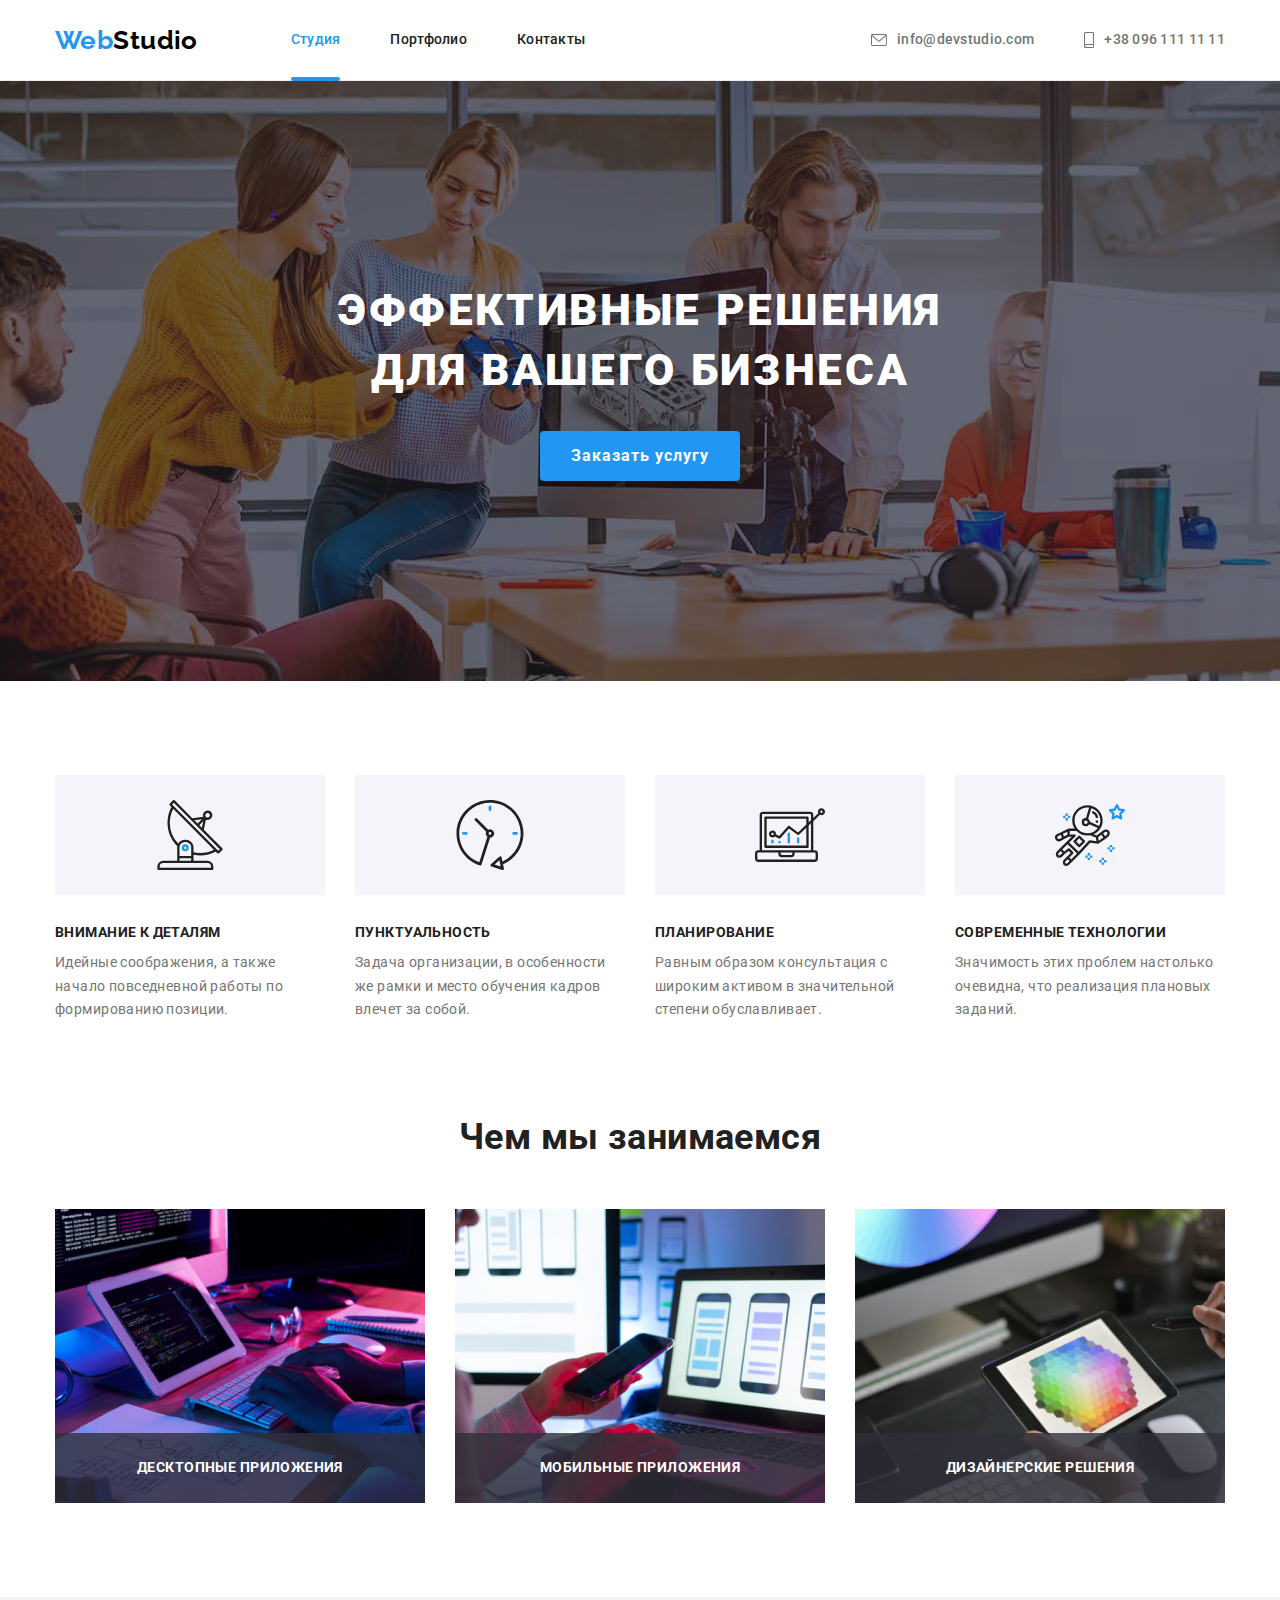
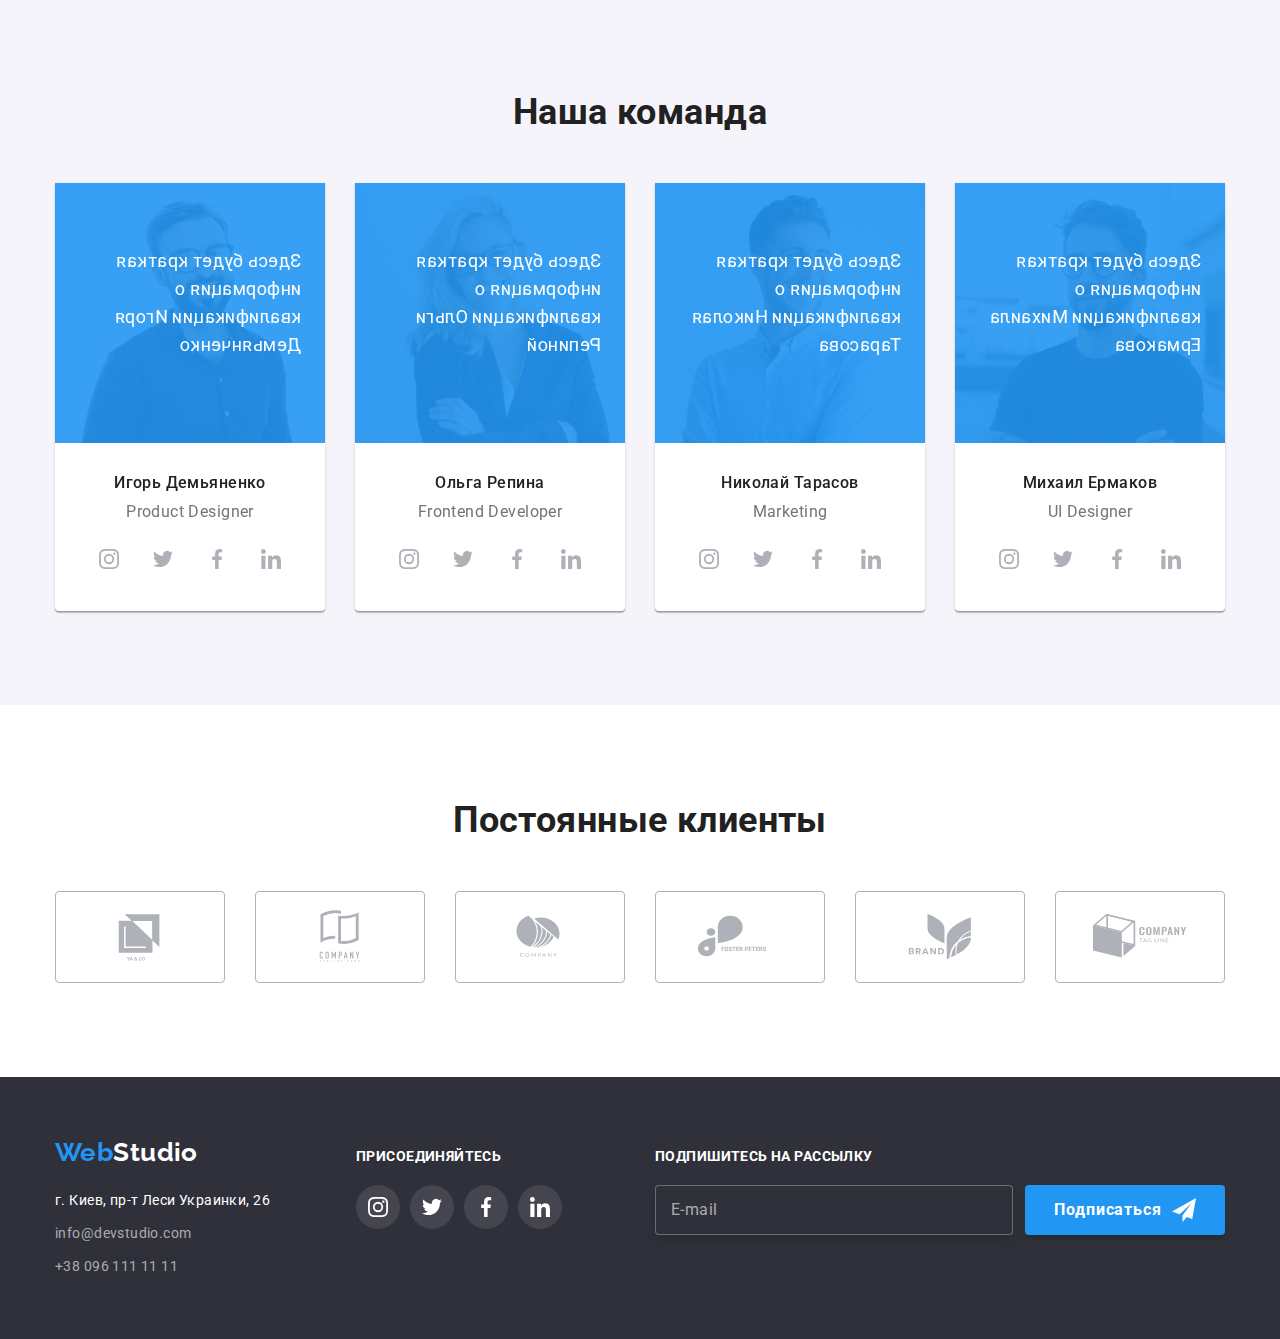
<file: index.html>
<!DOCTYPE html>
<html lang="ru">
<head>
    <meta charset="UTF-8">
    <meta http-equiv="X-UA-Compatible" content="IE=edge">
    <meta name="viewport" content="width=device-width, initial-scale=1.0">
    <title>Студия</title>
    <link rel="preconnect" href="https://fonts.googleapis.com">
    <link rel="preconnect" href="https://fonts.gstatic.com" crossorigin>
    <link href="https://fonts.googleapis.com/css2?family=Raleway:wght@700&family=Roboto:wght@400;500;700;900&display=swap"
        rel="stylesheet">
    <link rel="stylesheet" href="https://cdnjs.cloudflare.com/ajax/libs/modern-normalize/1.1.0/modern-normalize.min.css"
        integrity="sha512-wpPYUAdjBVSE4KJnH1VR1HeZfpl1ub8YT/NKx4PuQ5NmX2tKuGu6U/JRp5y+Y8XG2tV+wKQpNHVUX03MfMFn9Q=="
        crossorigin="anonymous" referrerpolicy="no-referrer">
    <link rel="stylesheet" href="./css/main.min.css">
</head>
<body class="page">
    <!-- Шапка -->   
    <header class="header">
       <div class=" container header__container">
            <nav class="navigation">
                <a href="./index.html" class="navigation__item header__logo logo">
                    <span class="logo__part">Web</span>Studio
                </a>
            
                <ul class="navigation__item navigation__tabs list">
                    <li class="navigation__tab"><a href="./index.html" class="navigation__link link navigation__link--current">Студия</a></li>
                    <li class="navigation__tab"><a href="./portfolio.html" class="navigation__link link">Портфолио</a></li>
                    <li class="navigation__tab"><a href="" class="navigation__link link">Контакты</a></li>
                </ul>
            
            </nav>
            
            <ul class="contacts list">
                <li class="contacts__item">
                    <a href="mailto:" class="contacts__link link"> 
                        <svg class="contacts__icon" width=16 height=12>
                            <use href="./images/icons.svg#icon-envelope"></use>
                        </svg>
                        info@devstudio.com
                    </a>
                </li>
                
                <li class="contacts__item">
                    <a href="tel:" class="contacts__link link">
                        <svg class="contacts__icon"  width=10 height=16>
                            <use href="./images/icons.svg#icon-smartphone"></use>
                        </svg>
                        +38 096 111 11 11
                    </a>
                </li>
            </ul>
       </div>
    </header>

    <!-- Унікальна частина -->
    <main>
        <!-- Герой -->
        <section class="hero">
            <div class="container hero__container">
                <h1 class="hero__title text">Эффективные решения<br> для вашего бизнеса</h1>
                <button type="button" class="home-button hero__home-button button" data-modal-open>Заказать услугу</button>
            </div>
        </section>
        
        <!-- Наші переваги -->
        <section class="section feature__section">
            <div class="container">
                <h2 hidden class="section__title">Наши преимущества</h2>
                
                <ul class="feature list">
                    <li class="feature__item">
                        <div class="feature__wrapper">
                            <svg class="feature__icon">
                                <use href="./images/icons.svg#icon-antenna" >  </use>
                            </svg>
                        </div>
                        <h3 class="feature__title">Внимание к деталям</h3>
                        <p class="text">
                            Идейные соображения, а также начало повседневной работы по формированию позиции.
                        </p>
                    </li>
                    <li class="feature__item">
                        <div class="feature__wrapper">
                            <svg class="feature__icon">
                                <use href="./images/icons.svg#icon-clock"> </use>
                            </svg>
                        </div>
                        <h3 class="feature__title">Пунктуальность</h3>
                        <p class="text">
                            Задача организации, в особенности же рамки и место обучения кадров влечет за собой.
                        </p>
                    </li>
                    <li class="feature__item">
                        <div class="feature__wrapper">
                            <svg class="feature__icon">
                                <use href="./images/icons.svg#icon-diagram" > </use>
                            </svg>
                        </div>
                        <h3 class="feature__title">Планирование</h3>
                        <p class="text">
                            Равным образом консультация с широким активом в значительной степени обуславливает.
                        </p>
                    </li>
                    <li class="feature__item">
                        <div class="feature__wrapper">
                            <svg class="feature__icon">
                                <use href="./images/icons.svg#icon-astronaut"> </use>
                            </svg>
                        </div>
                        <h3 class="feature__title">Современные технологии</h3>
                        <p class="text">
                            Значимость этих проблем настолько очевидна, что реализация плановых заданий.
                        </p>
                    </li>
                </ul>
            </div>
        </section>
        
        <!-- Чим ми займаємось -->
        <section class="section">
            <div class="container ">
                <h2 class="section__title">Чем мы занимаемся</h2>
                <ul class="what-we-do list">
                    <li class="what-we-do__item">
                        <img src="./images/what_we_do_1.jpg" class="image" alt="Компьютер и айпад на рабочем столе" width="370">
                        <h3 class="what-we-do__title">Десктопные приложения</h3>
                    </li>
                    <li class="what-we-do__item">
                        <img src="./images/what_we_do_2.jpg" class="image" alt="Ноутбук и телефон" width="370">
                        <h3 class="what-we-do__title">Мобильные приложения</h3>
                    </li>
                    <li class="what-we-do__item">
                        <img src="./images/what_we_do_3.jpg" class="image" alt="Планшет с цветным изображением на фоне компьютера" width="370">
                        <h3 class="what-we-do__title">Дизайнерские решения</h3>
                    </li>
                </ul>
            </div>
        </section>
        
        <!-- Наша команда -->
        <section class="section section--undertone">
            <div class="container">
                <h2 class="section__title">Наша команда</h2>
        
                <ul class="team list">
                    <li class="team__item">
                       <article class="member">
                            <div class="member__flip">
                                <img src="./images/igor_d.jpg" class="member__image image" alt="Игорь Демьяненко" width="270">
                                <p class="member__overlay text">Здесь будет краткая информация о квалификации Игоря Демьянченко</p>
                            
                            </div>
                            
                            
                            <div class="member__content">
                                <h3 class="member__title text">Игорь Демьяненко</h3>
                                <p class="member__position text">Product Designer</p>
                            
                                <ul class="social-links member__social-links list">
                                    <li class="social-links__item">
                                        <a href="#" class="social-link link link" aria-label="инстаграм">
                                            <svg class="social-link__icon">
                                                <use href="./images/icons.svg#icon-instagram"></use>
                                            </svg>
                                        </a>
                                    </li>
                                    <li class="social-links__item">
                                        <a href="#" class="social-link link" aria-label="твиттер">
                                            <svg class="social-link__icon">
                                                <use href="./images/icons.svg#icon-twitter"></use>
                                            </svg>
                                        </a>
                                    </li>
                                    <li class="social-links__item">
                                        <a href="#" class="social-link link" aria-label="фейсбук">
                                            <svg class="social-link__icon">
                                                <use href="./images/icons.svg#icon-facebook"></use>
                                            </svg>
                                        </a>
                                    </li>
                                    <li class="social-links__item">
                                        <a href="#" class="social-link link" aria-label="линкедин">
                                            <svg class="social-link__icon">
                                                <use href="./images/icons.svg#icon-linkedin"></use>
                                            </svg>
                                        </a>
                                    </li>
                                </ul>
                            
                            
                            </div>
                       </article>                  
                    </li>

                    <li class="team__item">
                        <article class="member">
                            <div class="member__flip">
                                <img src="./images/olga_r.jpg" class="member__image image" alt="Ольга Репина" width="270">
                                <p class="member__overlay text">Здесь будет краткая информация о квалификации Ольги Репиной</p>
                    
                            </div>
                    
                    
                            <div class="member__content">
                                <h3 class="member__title text">Ольга Репина</h3>
                                <p class="member__position text">Frontend Developer</p>
                    
                                <ul class="social-links member__social-links list">
                                    <li class="social-links__item">
                                        <a href="#" class="social-link link link" aria-label="инстаграм">
                                            <svg class="social-link__icon">
                                                <use href="./images/icons.svg#icon-instagram"></use>
                                            </svg>
                                        </a>
                                    </li>
                                    <li class="social-links__item">
                                        <a href="#" class="social-link link" aria-label="твиттер">
                                            <svg class="social-link__icon">
                                                <use href="./images/icons.svg#icon-twitter"></use>
                                            </svg>
                                        </a>
                                    </li>
                                    <li class="social-links__item">
                                        <a href="#" class="social-link link" aria-label="фейсбук">
                                            <svg class="social-link__icon">
                                                <use href="./images/icons.svg#icon-facebook"></use>
                                            </svg>
                                        </a>
                                    </li>
                                    <li class="social-links__item">
                                        <a href="#" class="social-link link" aria-label="линкедин">
                                            <svg class="social-link__icon">
                                                <use href="./images/icons.svg#icon-linkedin"></use>
                                            </svg>
                                        </a>
                                    </li>
                                </ul>
                    
                    
                            </div>
                        </article>
                    </li>

                    <li class="team__item">
                        <article class="member">
                            <div class="member__flip">
                                <img src="./images/nikolay_t.jpg" class="member__image image" alt="Николай Тарасов" width="270">
                                <p class="member__overlay text">Здесь будет краткая информация о квалификации Николая Тарасова</p>
                    
                            </div>
                    
                    
                            <div class="member__content">
                                <h3 class="member__title text">Николай Тарасов</h3>
                                <p class="member__position text">Marketing</p>
                    
                                <ul class="social-links member__social-links list">
                                    <li class="social-links__item">
                                        <a href="#" class="social-link link link" aria-label="инстаграм">
                                            <svg class="social-link__icon">
                                                <use href="./images/icons.svg#icon-instagram"></use>
                                            </svg>
                                        </a>
                                    </li>
                                    <li class="social-links__item">
                                        <a href="#" class="social-link link" aria-label="твиттер">
                                            <svg class="social-link__icon">
                                                <use href="./images/icons.svg#icon-twitter"></use>
                                            </svg>
                                        </a>
                                    </li>
                                    <li class="social-links__item">
                                        <a href="#" class="social-link link" aria-label="фейсбук">
                                            <svg class="social-link__icon">
                                                <use href="./images/icons.svg#icon-facebook"></use>
                                            </svg>
                                        </a>
                                    </li>
                                    <li class="social-links__item">
                                        <a href="#" class="social-link link" aria-label="линкедин">
                                            <svg class="social-link__icon">
                                                <use href="./images/icons.svg#icon-linkedin"></use>
                                            </svg>
                                        </a>
                                    </li>
                                </ul>
                    
                    
                            </div>
                        </article>
                    </li>                   

                    <li class="team__item">
                        <article class="member">
                            <div class="member__flip">
                                <img src="./images/mihail_ye.jpg" class="member__image image" alt="Михаил Ермаков" width="270">
                                <p class="member__overlay text">Здесь будет краткая информация о квалификации Михаила Ермакова</p>
                    
                            </div>
                    
                    
                            <div class="member__content">
                                <h3 class="member__title text">Михаил Ермаков</h3>
                                <p class="member__position text">UI Designer</p>
                    
                                <ul class="social-links member__social-links list">
                                    <li class="social-links__item">
                                        <a href="#" class="social-link link link" aria-label="инстаграм">
                                            <svg class="social-link__icon">
                                                <use href="./images/icons.svg#icon-instagram"></use>
                                            </svg>
                                        </a>
                                    </li>
                                    <li class="social-links__item">
                                        <a href="#" class="social-link link" aria-label="твиттер">
                                            <svg class="social-link__icon">
                                                <use href="./images/icons.svg#icon-twitter"></use>
                                            </svg>
                                        </a>
                                    </li>
                                    <li class="social-links__item">
                                        <a href="#" class="social-link link" aria-label="фейсбук">
                                            <svg class="social-link__icon">
                                                <use href="./images/icons.svg#icon-facebook"></use>
                                            </svg>
                                        </a>
                                    </li>
                                    <li class="social-links__item">
                                        <a href="#" class="social-link link" aria-label="линкедин">
                                            <svg class="social-link__icon">
                                                <use href="./images/icons.svg#icon-linkedin"></use>
                                            </svg>
                                        </a>
                                    </li>
                                </ul>
                    
                    
                            </div>
                        </article>
                    </li>

                    
                </ul>
            </div>
        </section>

        <!-- Постійні клієнти -->
        <section class="section ">
            <div class="container">
                <h2 class="section__title">Постоянные клиенты</h2>

                <ul class="clients list">
                    <li class="clients__item">
                        <a href="" class="clients__box link"  aria-label="компания один">
                            <svg class="clients__icon">
                                <use href="./images/icons.svg#icon-logo1"></use>
                            </svg>
                        </a>
                    </li>
                
                    <li class="clients__item">
                        <a href="" class="clients__box link" aria-label="компания два">
                            <svg class="clients__icon">
                                <use href="./images/icons.svg#icon-logo2"></use>
                            </svg>
                        </a>
                    </li>
               
                    <li class="clients__item">
                        <a href="" class="clients__box link" aria-label="компания три">
                            <svg class="clients__icon">
                                <use href="./images/icons.svg#icon-logo3"></use>
                            </svg>
                        </a>
                    </li>
               
                    <li class="clients__item">
                        <a href="" class="clients__box link" aria-label="компания четыре">
                            <svg class="clients__icon">
                                <use href="./images/icons.svg#icon-logo4"></use>
                            </svg>
                        </a>
                    </li>
                
                    <li class="clients__item">
                        <a href="" class="clients__box link" aria-label="компания пять">
                            <svg class="clients__icon">
                                <use href="./images/icons.svg#icon-logo5"></use>
                            </svg>
                        </a>
                    </li>
               
                    <li class="clients__item">
                        <a href="" class="clients__box link" aria-label="компания шесть">
                            <svg class="clients__icon">
                                <use href="./images/icons.svg#icon-logo6"></use>
                            </svg>
                        </a>
                    </li>
                </ul>
            </div>
        </section>

    </main>

    <!-- Підвал -->
    <footer class="footer">
       <div class="container footer__container">
            <div class="footer__address">
                <a href="./" class="footer__logo logo">
                    <span class="logo__part">Web</span>Studio
                </a>
                <address class="address">
                    г. Киев, пр-т Леси Украинки, 26
                
                    <ul class="address__list list">
                        <li class="address__item"><a href="mailto:" class="address__linc link">info@devstudio.com</a></li>
                        <li class="address__item"><a href="tel:" class="address__linc link">+38 096 111 11 11</a></li>
                    </ul>
                </address>
            </div>

            <div class="footer__social-links">
                <b class="footer__title text">присоединяйтесь</b>
            
                <ul class="social-links list">
                    <li class="social-links__item">
                        <a href="#" class="social-link footer__social-link link link" aria-label="инстаграм">
                            <svg class="social-link__icon">
                                <use href="./images/icons.svg#icon-instagram"></use>
                            </svg>
                        </a>
                    </li>
                    <li class="social-links__item">
                        <a href="#" class="social-link footer__social-link link" aria-label="твиттер">
                            <svg class="social-link__icon">
                                <use href="./images/icons.svg#icon-twitter"></use>
                            </svg>
                        </a>
                    </li>
                    <li class="social-links__item">
                        <a href="#" class="social-link footer__social-link link" aria-label="фейсбук">
                            <svg class="social-link__icon">
                                <use href="./images/icons.svg#icon-facebook"></use>
                            </svg>
                        </a>
                    </li>
                    <li class="social-links__item">
                        <a href="#" class="social-link footer__social-link link" aria-label="линкедин">
                            <svg class="social-link__icon">
                                <use href="./images/icons.svg#icon-linkedin"></use>
                            </svg>
                        </a>
                    </li>
                </ul>
            </div>
            
            <div class="footer__subscribe">
                <b class="footer__title text">Подпишитесь на рассылку</b>
                <form action="#" class="subscribe">
                    <label class="subscribe__box">
                        <input type="text" class="subscribe__input" name="mail" placeholder="&nbsp;" required>
                        <span class="subscribe__name">E-mail</span>
                    </label>
                    
                    <button type="submit" class="home-button button">
                        Подписаться
                        <svg class="home-button__icon home-button__icon--end">
                            <use href="./images/icons.svg#icon-send"></use>
                        </svg>                        
                    </button>
                </form>
            </div>
       </div>      
    </footer>

    <div class="backdrop is-hidden" data-modal >
        <div class="modal">
            <button type="button" class="close-button modal__close-button button" data-modal-close>
                <svg class="close-button__icon">
                    <use href="./images/icons.svg#icon-close-black-18dp"></use>
                </svg>
            </button>
            
            <form action="#" class="form" autocomplete="off">
                <b class="form__title">Оставьте свои данные, мы вам перезвоним</b>
                <label  class="form-box">
                    <span class="form-box__name">Имя</span> 
                    <input type="text" class="form-box__input" name="name" required>
                    <svg class="form-box__icon">
                        <use href="./images/icons.svg#icon-person"></use>
                    </svg>
                </label>
                <label  class="form-box">
                    <span class="form-box__name">Телефон</span>
                    <input type="text" class="form-box__input" name="tel" pattern="[0-9]{10}" title="0380505050" required>
                    <svg class="form-box__icon">
                        <use href="./images/icons.svg#icon-phone"></use>
                    </svg>
                </label>
                <label  class="form-box" >
                    <span class="form-box__name">Почта</span>
                    <input type="text" class="form-box__input"  name="mail" required>
                    <svg class="form-box__icon">
                        <use href="./images/icons.svg#icon-email"></use>
                    </svg>
                </label>
                <label  class="form-box">
                    <span class="form-box__name">Комментарий</span>
                    <textarea name="message" class="form-box__input form-box__message" id="#" placeholder="Введите текст" ></textarea>
                    
                </label>
                <label  class="form-policy">
                    <input type="checkbox" class="form-policy__checkbox">
                    <svg class="form-policy__icon">
                        <use href="images/icons.svg#icon-check"></use>
                    </svg>
                    Соглашаюсь с рассылкой и принимаю &nbsp; <a class="form-policy__link link" href="#">Условия договора</a>
                </label>
                <button type="submit" class="home-button modal__home-button button" >Отправить</button>

            </form>
        </div>
    </div>

   <script src="./js/modal.js"></script>
    <script>
        const { height: pageHeaderHeight } = document
            .querySelector(".header")
            .getBoundingClientRect();

        document.body.style.paddingTop = `${pageHeaderHeight}px`;
    </script>

</body>
</html>
</file>
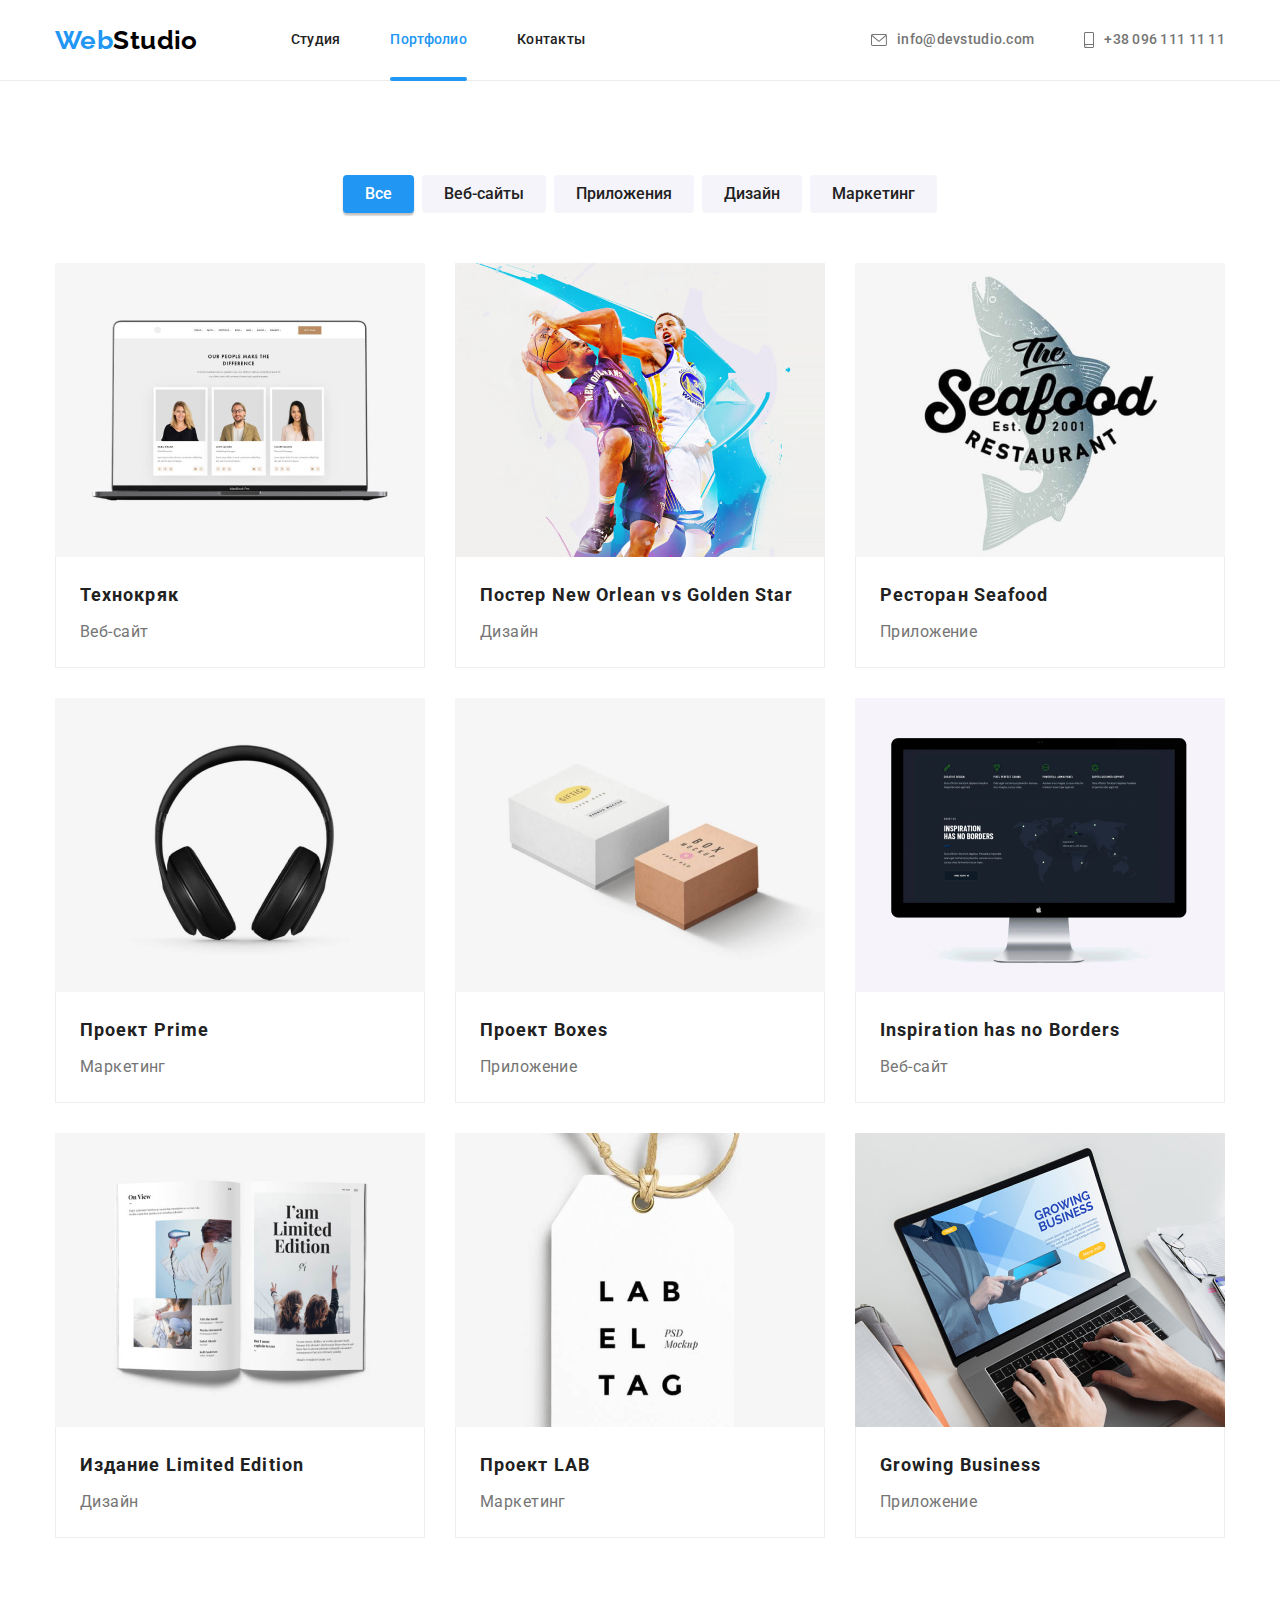
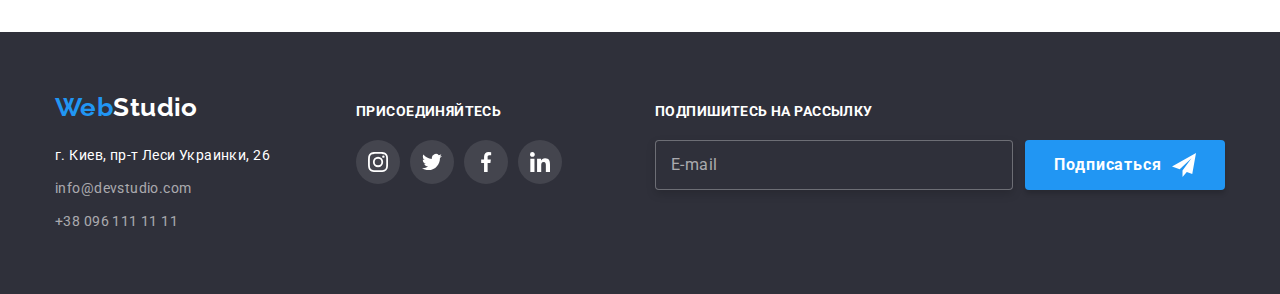
<file: portfolio.html>
<!DOCTYPE html>
<html lang="ru">
<head>
    <meta charset="UTF-8">
    <meta http-equiv="X-UA-Compatible" content="IE=edge">
    <meta name="viewport" content="width=device-width, initial-scale=1.0">
    <title>Портфолио</title>
    <link rel="preconnect" href="https://fonts.googleapis.com">
    <link rel="preconnect" href="https://fonts.gstatic.com" crossorigin>
    <link href="https://fonts.googleapis.com/css2?family=Raleway:wght@700&family=Roboto:wght@400;500;700;900&display=swap"
        rel="stylesheet">
    <link rel="stylesheet" href="https://cdnjs.cloudflare.com/ajax/libs/modern-normalize/1.1.0/modern-normalize.min.css"
        integrity="sha512-wpPYUAdjBVSE4KJnH1VR1HeZfpl1ub8YT/NKx4PuQ5NmX2tKuGu6U/JRp5y+Y8XG2tV+wKQpNHVUX03MfMFn9Q=="
        crossorigin="anonymous" referrerpolicy="no-referrer">
    <link rel="stylesheet" href="./css/main.min.css">
</head>

<body class="page">
    
    <!-- Шапка -->
    <header class="header">
        <div class=" container header__container">
            <nav class="navigation">
                <a href="./index.html" class="navigation__item header__logo logo">
                    <span class="logo__part">Web</span>Studio
                </a>
    
                <ul class="navigation__item navigation__tabs list">
                    <li class="navigation__tab"><a href="./index.html"
                            class="navigation__link link">Студия</a></li>
                    <li class="navigation__tab"><a href="./portfolio.html" class="navigation__link link navigation__link--current">Портфолио</a></li>
                    <li class="navigation__tab"><a href="" class="navigation__link link">Контакты</a></li>
                </ul>
    
            </nav>
    
            <ul class="contacts list">
                <li class="contacts__item">
                    <a href="mailto:" class="contacts__link link">
                        <svg class="contacts__icon" width=16 height=12>
                            <use href="./images/icons.svg#icon-envelope"></use>
                        </svg>
                        info@devstudio.com
                    </a>
                </li>
    
                <li class="contacts__item">
                    <a href="tel:" class="contacts__link link">
                        <svg class="contacts__icon" width=10 height=16>
                            <use href="./images/icons.svg#icon-smartphone"></use>
                        </svg>
                        +38 096 111 11 11
                    </a>
                </li>
            </ul>
        </div>
    </header>

    <main>
        <section class="section">
            <!-- Фільтр -->
            <div class="filter__container container">
                <ul class="filter list">
                    <li class="filter__item"><button type="button" class="filter-button button filter-button--current">Все</button></li>
                    <li class="filter__item"><button type="button" class="filter-button button">Веб-сайты</button></li>
                    <li class="filter__item"><button type="button" class="filter-button button">Приложения</button></li>
                    <li class="filter__item"><button type="button" class="filter-button button">Дизайн</button></li>
                    <li class="filter__item"><button type="button" class="filter-button button">Маркетинг</button></li>
                </ul>
            </div>
            <!-- Наші проекти -->
            <div class="projects__container container">
                <h1 hidden class="section__title ">Наши проекты</h1>

                <ul class="projects list">
                    <li class="projects__item">
                        <article class="project">
                            <a href="#" class="project__card link">
                                <div class="project__image-box">
                                    <img src="./images/technocrack.jpg" class="image"
                                        alt="макбукпро с изображением карточек трех людей" width="370">
                                    <p class="project__overlay text">Технокряк это современная площадка распространения коронавируса. Компании
                                        используют эту платформу для цифрового
                                        шпионажа и атак на защищённые сервера конкурентов.
                                    </p>
                                </div>
                                <div class="project__content text">
                                    <h2 class="project__title text">Технокряк</h2>
                                    <p class="project__type text">Веб-сайт</p>
                                </div>
                            </a>
                        </article>
                    </li>

                    <li class="projects__item">
                        <article class="project">
                            <a href="#" class="project__card link">
                                <div class="project__image-box">
                                    <img src="./images/new-orlean-vs-golden-star.jpg" class="project-card-image image"
                                        alt="баскетболист в прыжке пытается забрать мячь у другого баскетболиста" width="370">
                                    <p class="project__overlay text">Lorem ipsum dolor sit amet consectetur adipisicing elit. Placeat aliquid odio doloribus modi et nisi, nihil magnam
                                    labore amet eius vero, vel assumenda, saepe quibusdam possimus dignissimos impedit iste commodi.
                                    </p>
                                </div>
                                <div class="project__content text">
                                    <h2 class="project__title text">Постер New Orlean vs Golden Star</h2>
                                    <p class="project__type text">Дизайн</p>
                                </div>
                            </a>
                        </article>
                    </li>

                    <li class="projects__item">
                        <article class="project">
                            <a href="#" class="project__card link">
                                <div class="project__image-box">
                                    <img src="./images/seafood.jpg" class="project-card-image image"
                                        alt="логотип магазина сифуд на фоне выпрыгнувше из воды форели" width="370">
                                    <p class="project__overlay text">Lorem ipsum dolor sit amet consectetur adipisicing elit. Placeat aliquid
                                        odio doloribus modi et nisi, nihil magnam
                                        labore amet eius vero, vel assumenda, saepe quibusdam possimus dignissimos impedit iste commodi.
                                    </p>
                                </div>
                                <div class="project__content">
                                    <h2 class="project__title text">Ресторан Seafood</h2>
                                    <p class="project__type text">Приложение</p>
                                </div>
                            </a>
                        </article>
                    </li>                    

                    <li class="projects__item">
                        <article class="project">
                            <a href="#" class="project__card link">
                                <div class="project__image-box">
                                    <img src="./images/prime.jpg" class="project-card-image image" alt="черные блютузнаушники" width="370">
                                    <p class="project__overlay text">Lorem ipsum dolor sit amet consectetur adipisicing elit. Placeat aliquid
                                        odio doloribus modi et nisi, nihil magnam
                                        labore amet eius vero, vel assumenda, saepe quibusdam possimus dignissimos impedit iste commodi.
                                    </p>
                                </div>
                                <div class="project__content">
                                    <h2 class="project__title text">Проект Prime</h2>
                                    <p class="project__type text">Маркетинг</p>
                                </div>
                            </a>
                        </article>
                    </li>                   

                    <li class="projects__item">
                        <article class="project">
                            <a href="#" class="project__card link">
                                <div class="project__image-box">
                                    <img src="./images/boxes.jpg" class="project-card-image image"
                                        alt="две коробки белая и коричневая в изометрической проекции" width="370">
                                    <p class="project__overlay text">Lorem ipsum dolor sit amet consectetur adipisicing elit. Placeat aliquid
                                        odio doloribus modi et nisi, nihil magnam
                                        labore amet eius vero, vel assumenda, saepe quibusdam possimus dignissimos impedit iste commodi.
                                    </p>
                                </div>
                                <div class="project__content">
                                    <h2 class="project__title text">Проект Boxes</h2>
                                    <p class="project__type text">Приложение</p>
                                </div>
                            </a>
                        </article>
                    </li>

                    <li class="projects__item">
                        <article class="project">
                            <a href="#" class="project__card link">
                                <div class="project__image-box">
                                    <img src="./images/inspiration-has-no-borders.jpg" class="project-card-image image"
                                        alt="черный монитор с изображением страницы сайта" width="370">
                                    <p class="project__overlay text">Lorem ipsum dolor sit amet consectetur adipisicing elit. Placeat aliquid
                                        odio doloribus modi et nisi, nihil magnam
                                        labore amet eius vero, vel assumenda, saepe quibusdam possimus dignissimos impedit iste commodi.
                                    </p>
                                </div>
                                <div class="project__content">
                                    <h2 class="project__title text">Inspiration has no Borders</h2>
                                    <p class="project__type text">Веб-сайт</p>
                                </div>
                            </a>
                        </article>
                    </li>                   

                    <li class="projects__item">
                        <article class="project">
                            <a href="#" class="project__card link">
                                <div class="project__image-box">
                                    <img src="./images/limited-edition.jpg" class="project-card-image image" alt="разворот книги" width="370">
                                    <p class="project__overlay text">Lorem ipsum dolor sit amet consectetur adipisicing elit. Placeat aliquid
                                        odio doloribus modi et nisi, nihil magnam
                                        labore amet eius vero, vel assumenda, saepe quibusdam possimus dignissimos impedit iste commodi.
                                    </p>
                                </div>
                                <div class="project__content">
                                    <h2 class="project__title text">Издание Limited Edition</h2>
                                    <p class="project__type text">Дизайн</p>
                                </div>
                            </a>
                        </article>
                    </li>                    

                    <li class="projects__item">
                        <article class="project">
                            <a href="#" class="project__card link">
                                <div class="project__image-box">
                                    <img src="./images/lab.jpg" class="project-card-image image" alt="белая бирка с надписью лаб ел таг" width="370">
                                    <p class="project__overlay text">Lorem ipsum dolor sit amet consectetur adipisicing elit. Placeat aliquid
                                        odio doloribus modi et nisi, nihil magnam
                                        labore amet eius vero, vel assumenda, saepe quibusdam possimus dignissimos impedit iste commodi.
                                    </p>
                                </div>
                                <div class="project__content">
                                    <h2 class="project__title text">Проект LAB</h2>
                                    <p class="project__type text">Маркетинг</p>
                                </div>
                            </a>
                        </article>
                    </li>
                    
                    <li class="projects__item">
                        <article class="project">
                            <a href="#" class="project__card link">
                                <div class="project__image-box">
                                    <img src="./images/growing-business.jpg" class="project-card-image image" alt="мужские руки печатающие на ноутбуке"
                                        width="370">
                                    <p class="project__overlay text">Lorem ipsum dolor sit amet consectetur adipisicing elit. Placeat aliquid
                                        odio doloribus modi et nisi, nihil magnam
                                        labore amet eius vero, vel assumenda, saepe quibusdam possimus dignissimos impedit iste commodi.
                                    </p>
                                </div>
                                <div class="project__content">
                                    <h2 class="project__title text">Growing Business</h2>
                                    <p class="project__type text">Приложение</p>
                                </div>
                            </a>
                        </article>
                    </li>

                   
                </ul>
            </div>
        </section>
    </main>
   
    <!-- Підвал -->
    <footer class="footer">
        <div class="container footer__container">
            <div class="footer__address">
                <a href="./" class="footer__logo logo">
                    <span class="logo__part">Web</span>Studio
                </a>
                <address class="address">
                    г. Киев, пр-т Леси Украинки, 26
    
                    <ul class="address__list list">
                        <li class="address__item"><a href="mailto:" class="address__linc link">info@devstudio.com</a></li>
                        <li class="address__item"><a href="tel:" class="address__linc link">+38 096 111 11 11</a></li>
                    </ul>
                </address>
            </div>
    
            <div class="footer__social-links">
                <b class="footer__title text">присоединяйтесь</b>
    
                <ul class="social-links list">
                    <li class="social-links__item">
                        <a href="#" class="social-link footer__social-link link link" aria-label="инстаграм">
                            <svg class="social-link__icon">
                                <use href="./images/icons.svg#icon-instagram"></use>
                            </svg>
                        </a>
                    </li>
                    <li class="social-links__item">
                        <a href="#" class="social-link footer__social-link link" aria-label="твиттер">
                            <svg class="social-link__icon">
                                <use href="./images/icons.svg#icon-twitter"></use>
                            </svg>
                        </a>
                    </li>
                    <li class="social-links__item">
                        <a href="#" class="social-link footer__social-link link" aria-label="фейсбук">
                            <svg class="social-link__icon">
                                <use href="./images/icons.svg#icon-facebook"></use>
                            </svg>
                        </a>
                    </li>
                    <li class="social-links__item">
                        <a href="#" class="social-link footer__social-link link" aria-label="линкедин">
                            <svg class="social-link__icon">
                                <use href="./images/icons.svg#icon-linkedin"></use>
                            </svg>
                        </a>
                    </li>
                </ul>
            </div>
    
            <div class="footer__subscribe">
                <b class="footer__title text">Подпишитесь на рассылку</b>
                <form action="#" class="subscribe">
                    <label class="subscribe__box">
                        <input type="text" class="subscribe__input" name="mail" placeholder="&nbsp;" required>
                        <span class="subscribe__name">E-mail</span>
                    </label>
    
                    <button type="submit" class="home-button button">
                        Подписаться
                        <svg class="home-button__icon home-button__icon--end">
                            <use href="./images/icons.svg#icon-send"></use>
                        </svg>
                    </button>
                </form>
            </div>
        </div>
    </footer>

    <script src="./js/modal.js"></script>
    <script>
        const { height: pageHeaderHeight } = document
            .querySelector(".header")
            .getBoundingClientRect();

        document.body.style.paddingTop = `${pageHeaderHeight}px`;
    </script>
    
</body>
</html>
</file>
<file: css/main.min.css>
:root{--primari-text-color: #757575;--tittle-text-color: #212121;--acsent-color: #2196f3;--acsent-color-transparent: rgba(33, 150, 243, 0.9);--second-acsent-color: #ffffff;--second-acsent-color-transparent: rgba(255, 255, 255, 0.6);--primary-bg-color: #ffffff;--second-bg-color: #f5f4fa;--third-bg-color: #2f303a;--linc-fill-color: #afb1b8;--primary-font: "Roboto", sans-serif;--secondary-font: "Raleway", sans-serif;--shift: 250ms cubic-bezier(0.4, 0, 0.2, 1)}/*! modern-normalize v1.1.0 | MIT License | https://github.com/sindresorhus/modern-normalize */*,::before,::after{-webkit-box-sizing:border-box;box-sizing:border-box}html{line-height:1.15;-webkit-text-size-adjust:100%;-moz-tab-size:4;-o-tab-size:4;tab-size:4}body{margin:0;font-family:system-ui,-apple-system,"Segoe UI",Roboto,Helvetica,Arial,sans-serif,"Apple Color Emoji","Segoe UI Emoji"}hr{height:0;color:inherit}abbr[title]{-webkit-text-decoration:underline dotted;text-decoration:underline dotted}b,strong{font-weight:bolder}code,kbd,samp,pre{font-family:ui-monospace,SFMono-Regular,Consolas,"Liberation Mono",Menlo,monospace;font-size:1em}small{font-size:80%}sub,sup{font-size:75%;line-height:0;position:relative;vertical-align:baseline}sub{bottom:-0.25em}sup{top:-0.5em}table{text-indent:0;border-color:inherit}button,input,optgroup,select,textarea{font-family:inherit;font-size:100%;line-height:1.15;margin:0}button,select{text-transform:none}button,[type=button],[type=reset],[type=submit]{-webkit-appearance:button}::-moz-focus-inner{border-style:none;padding:0}:-moz-focusring{outline:1px dotted ButtonText}:-moz-ui-invalid{box-shadow:none}legend{padding:0}progress{vertical-align:baseline}::-webkit-inner-spin-button,::-webkit-outer-spin-button{height:auto}[type=search]{-webkit-appearance:textfield;outline-offset:-2px}::-webkit-search-decoration{-webkit-appearance:none}::-webkit-file-upload-button{-webkit-appearance:button;font:inherit}summary{display:list-item}.list{list-style:none;margin:0;padding:0}.text{margin:0}.image{display:block}.link,.logo,.address{color:inherit;text-decoration:none;font-style:inherit;-webkit-transition:250ms color cubic-bezier(0.4, 0, 0.2, 1);-o-transition:250ms color cubic-bezier(0.4, 0, 0.2, 1);transition:250ms color cubic-bezier(0.4, 0, 0.2, 1)}.button{display:-webkit-box;display:-ms-flexbox;display:flex;-webkit-box-pack:center;-ms-flex-pack:center;justify-content:center;-webkit-box-align:center;-ms-flex-align:center;align-items:center;border:none;border-radius:4px;cursor:pointer}.page{font-family:var(--primary-font);font-weight:400;font-size:14px;line-height:1.71;letter-spacing:.03em;color:var(--primari-text-color);background-color:var(--primary-bg-color)}.container{width:1200px;margin:0 auto;padding-left:15px;padding-right:15px}.section{padding-top:94px;padding-bottom:94px}.section__title{margin-top:0;margin-bottom:50px;font-weight:700;font-size:36px;line-height:1.17;color:var(--tittle-text-color);text-align:center}.section--undertone{background-color:var(--second-bg-color)}.logo{font-family:var(--secondary-font);font-weight:700;font-size:26px;line-height:1.19}.logo__part,.logo:hover{color:var(--acsent-color)}.home-button{width:200px;height:50px;-webkit-box-shadow:0px 4px 4px rgba(0,0,0,.15);box-shadow:0px 4px 4px rgba(0,0,0,.15);font-family:inherit;font-weight:700;font-size:16px;line-height:1.87;color:var(--second-acsent-color);letter-spacing:.06em;background-color:var(--acsent-color);-webkit-transition:background-color var(--shift);-o-transition:background-color var(--shift);transition:background-color var(--shift)}.home-button:hover,.home-button:focus{background-color:#188ce8}.home-button__icon{width:24px;height:24px;fill:var(--second-acsent-color)}.home-button__icon--end{margin-left:10px}.social-links{display:-webkit-box;display:-ms-flexbox;display:flex;-webkit-box-pack:center;-ms-flex-pack:center;justify-content:center}.social-links__item{width:44px;height:44px}.social-links__item:not(:last-child){margin-right:10px}.social-link{display:-webkit-box;display:-ms-flexbox;display:flex;-webkit-box-pack:center;-ms-flex-pack:center;justify-content:center;-webkit-box-align:center;-ms-flex-align:center;align-items:center;width:100%;height:100%;border-radius:50%;fill:var(--linc-fill-color);-webkit-transition:background-color var(--shift),fill var(--shift);-o-transition:background-color var(--shift),fill var(--shift);transition:background-color var(--shift),fill var(--shift)}.social-link:hover,.social-link:focus{background-color:var(--acsent-color);fill:var(--second-acsent-color)}.social-link__icon{width:20px;height:20px}.header{z-index:10;position:fixed;width:100%;top:0;display:-webkit-box;display:-ms-flexbox;display:flex;-ms-flex-preferred-size:100%;flex-basis:100%;border-bottom:1px solid #ececec;background-color:var(--primary-bg-color)}.header__container,.navigation{display:-webkit-box;display:-ms-flexbox;display:flex;-webkit-box-align:center;-ms-flex-align:center;align-items:center}.header__logo{color:#000}.navigation__tabs{display:-webkit-box;display:-ms-flexbox;display:flex;margin-left:93px}.navigation__link{color:var(--tittle-text-color)}.navigation__link:hover,.navigation__link:focus{color:var(--acsent-color);fill:var(--acsent-color)}.navigation__link,.contacts__link{display:-webkit-box;display:-ms-flexbox;display:flex;-webkit-box-align:center;-ms-flex-align:center;align-items:center;padding-top:32px;padding-bottom:32px;font-weight:500;font-size:14px;line-height:1.14;letter-spacing:.02em;fill:var(--primari-text-color);-webkit-transition:color var(--shift),fill var(--shift);-o-transition:color var(--shift),fill var(--shift);transition:color var(--shift),fill var(--shift)}.navigation__link:hover,.navigation__link:focus,.contacts__link:hover,.contacts__link:focus{color:var(--acsent-color);fill:var(--acsent-color)}.navigation__link--current{position:relative;color:var(--acsent-color)}.navigation__link--current::after{content:"";display:block;width:100%;height:4px;border-radius:2px;background-color:var(--acsent-color);position:absolute;bottom:-1px}.contacts{display:-webkit-box;display:-ms-flexbox;display:flex;margin-left:auto}.navigation__tab:not(:first-child),.contacts__item:not(:first-child){margin-left:50px}.contacts__icon{margin-right:10px}.hero{background-image:-webkit-gradient(linear, left top, right top, from(rgba(47, 48, 58, 0.4)), to(rgba(47, 48, 58, 0.4))),url("../images/hero-bgi.jpg");background-image:-o-linear-gradient(left, rgba(47, 48, 58, 0.4), rgba(47, 48, 58, 0.4)),url("../images/hero-bgi.jpg");background-image:linear-gradient(to right, rgba(47, 48, 58, 0.4), rgba(47, 48, 58, 0.4)),url("../images/hero-bgi.jpg");background-color:#c4c4c4;background-repeat:no-repeat;background-position:center;background-size:auto}.hero__container{padding-top:200px;padding-bottom:200px;text-align:center}.hero__title{font-weight:900;font-size:44px;line-height:1.36;text-transform:uppercase;color:var(--second-acsent-color);text-align:center;letter-spacing:.06em}.hero__home-button{margin-top:30px;margin-left:auto;margin-right:auto}.feature__section{padding-top:94px;padding-bottom:0}.feature{display:-webkit-box;display:-ms-flexbox;display:flex;-ms-flex-wrap:wrap;flex-wrap:wrap}.feature__item{display:block;width:270px}.feature__item:not(:first-child){margin-left:30px}.feature__wrapper{position:relative;display:-webkit-box;display:-ms-flexbox;display:flex;-webkit-box-pack:center;-ms-flex-pack:center;justify-content:center;-webkit-box-align:center;-ms-flex-align:center;align-items:center;height:120px;margin-bottom:30px;background-color:var(--second-bg-color)}.feature__wrapper::before{content:"";position:absolute;width:0%;height:100%;right:0;background-color:var(--acsent-color-transparent);-webkit-transition:width var(--shift);-o-transition:width var(--shift);transition:width var(--shift)}.feature__wrapper:hover::before{width:100%;left:0}.feature__icon{z-index:1;width:70px;height:70px}.feature__title{margin-top:0;margin-bottom:10px;font-weight:700;font-size:14px;line-height:1.14;color:var(--tittle-text-color);text-align:start;text-transform:uppercase}.what-we-do{display:-webkit-box;display:-ms-flexbox;display:flex;-ms-flex-wrap:wrap;flex-wrap:wrap}.what-we-do__item{position:relative}.what-we-do__item:not(:first-child){margin-left:30px}.what-we-do__title{position:absolute;bottom:0;left:0;right:0;display:block;padding-top:27px;padding-bottom:27px;margin-top:0;margin-bottom:0;background:rgba(47,48,58,.8);font-weight:700;font-size:14px;line-height:1.14;text-transform:uppercase;color:var(--second-acsent-color);text-align:center;opacity:1;-webkit-transition:opacity var(--shift);-o-transition:opacity var(--shift);transition:opacity var(--shift)}.what-we-do__title:hover{opacity:0}.member__flip{position:relative;width:270px;height:260px;-webkit-transform-style:preserve-3d;transform-style:preserve-3d}.member__image{position:absolute;-webkit-transform:rotateY(0deg);transform:rotateY(0deg)}.member__flip:hover .member__image{-webkit-transform:rotateY(180deg);transform:rotateY(180deg)}.member__overlay{-webkit-transform:rotateY(-180deg);transform:rotateY(-180deg);display:block;width:100%;height:100%;padding:64px 24px;font-size:18px;line-height:1.56;color:var(--second-acsent-color);background-color:var(--acsent-color-transparent)}.member__flip:hover .member__overlay{-webkit-transform:rotateY(0deg);transform:rotateY(0deg)}.member__image,.member__overlay{-webkit-transition:-webkit-transform var(--shift);transition:-webkit-transform var(--shift);-o-transition:transform var(--shift);transition:transform var(--shift);transition:transform var(--shift), -webkit-transform var(--shift)}.member__content{padding-top:30px;padding-bottom:30px;text-align:center}.member__title{margin-bottom:10px;font-weight:500;color:var(--tittle-text-color)}.member__title,.member__position{font-size:16px;line-height:1.19}.member__social-links{margin-top:16px}.team{display:-webkit-box;display:-ms-flexbox;display:flex;-ms-flex-wrap:wrap;flex-wrap:wrap}.team__item{width:270px;-webkit-box-shadow:0px 1px 3px rgba(0,0,0,.12),0px 1px 1px rgba(0,0,0,.14),0px 2px 1px rgba(0,0,0,.2);box-shadow:0px 1px 3px rgba(0,0,0,.12),0px 1px 1px rgba(0,0,0,.14),0px 2px 1px rgba(0,0,0,.2);border-radius:0px 0px 4px 4px;background-color:var(--primary-bg-color);-webkit-perspective:3000px;perspective:3000px}.team__item:not(:first-child){margin-left:30px}.clients{display:-webkit-box;display:-ms-flexbox;display:flex;-ms-flex-wrap:wrap;flex-wrap:wrap}.clients__item:not(:last-child){margin-right:30px}.clients__box{display:-webkit-box;display:-ms-flexbox;display:flex;-webkit-box-pack:center;-ms-flex-pack:center;justify-content:center;-webkit-box-align:center;-ms-flex-align:center;align-items:center;width:170px;height:92px;border:1px solid var(--linc-fill-color);border-radius:4px;fill:var(--linc-fill-color);-webkit-transition:border var(--shift),fill var(--shift);-o-transition:border var(--shift),fill var(--shift);transition:border var(--shift),fill var(--shift)}.clients__box:hover,.clients__box:focus{border:1px solid var(--acsent-color);fill:var(--acsent-color)}.clients__icon{width:106px;height:60px}.subscribe{display:-webkit-box;display:-ms-flexbox;display:flex;width:570px}.subscribe__box{position:relative;display:block;width:358px;height:50px;margin-right:12px}.subscribe__input{display:block;width:100%;height:100%;padding-left:16px;border:1px solid rgba(255,255,255,.3);border-radius:4px;-webkit-filter:drop-shadow(0px 4px 4px rgba(0, 0, 0, 0.15));filter:drop-shadow(0px 4px 4px rgba(0, 0, 0, 0.15));color:var(--second-acsent-color);background-color:var(--third-bg-color);-webkit-transition:outline var(--shift);-o-transition:outline var(--shift);transition:outline var(--shift)}.subscribe__box:hover .subscribe__input{outline:1px solid}.subscribe__name{z-index:1;position:absolute;top:50%;left:16px;-webkit-transform:translateY(-50%);-ms-transform:translateY(-50%);transform:translateY(-50%);display:block;font-size:16px;line-height:1.25;color:var(--second-acsent-color-transparent);-webkit-transition:-webkit-transform var(--shift);transition:-webkit-transform var(--shift);-o-transition:transform var(--shift);transition:transform var(--shift);transition:transform var(--shift), -webkit-transform var(--shift)}.subscribe__input:focus+.subscribe__name{-webkit-transform:translate(calc(-100% - 32px), -50%);-ms-transform:translate(calc(-100% - 32px), -50%);transform:translate(calc(-100% - 32px), -50%)}.footer{padding-top:60px;padding-bottom:60px;background-color:var(--third-bg-color);color:var(--second-acsent-color)}.footer__container{display:-webkit-box;display:-ms-flexbox;display:flex;-ms-flex-wrap:wrap;flex-wrap:wrap;-webkit-box-align:baseline;-ms-flex-align:baseline;align-items:baseline}.footer__logo{color:var(--second-acsent-color)}.footer__address{width:231px;margin-right:70px}.address{margin-top:20px}.address__item{margin-top:9px}.address__linc{color:rgba(255,255,255,.6)}.footer__social-links{margin-right:93px}.footer__title{display:block;margin-top:0;margin-bottom:20px;font-weight:700;font-size:14px;line-height:1.14;text-transform:uppercase;color:var(--second-acsent-color);text-align:start}.footer__social-link{fill:var(--second-acsent-color);background:rgba(255,255,255,.1)}.close-button{width:30px;height:30px;border-width:1px;border-style:solid;border-color:rgba(0,0,0,.1);border-radius:50%;background-color:inherit;-webkit-transition:fill var(--shift);-o-transition:fill var(--shift);transition:fill var(--shift)}.close-button__icon{width:11px;height:11px;fill:#000}.close-button:hover .close-button__icon,.close-button:focus .close-button__icon{fill:var(--acsent-color)}.form{display:-webkit-box;display:-ms-flexbox;display:flex;-ms-flex-wrap:wrap;flex-wrap:wrap}.form__title{display:block;margin:0 auto;margin-bottom:12px;font-weight:700;font-size:20px;line-height:1.15;color:var(--tittle-text-color);text-align:center}.form-box{position:relative;display:block;width:100%;font-size:12px;line-height:1.17;letter-spacing:.01em}.form-box+.form-box{margin-top:10px}.form-box__input{display:block;display:block;width:100%;height:40px;padding-left:42px;border:1px solid;border-color:rgba(33,33,33,.2);fill:var(--tittle-text-color);border-radius:4px;-webkit-transform:fill var(--shift),border-color var(--shift);-ms-transform:fill var(--shift),border-color var(--shift);transform:fill var(--shift),border-color var(--shift)}.form-box__input:focus,.form-box:hover .form-box__input,.form-box:focus .form-box__input{outline-color:var(--acsent-color);border-color:var(--acsent-color)}.form-box__message{height:120px;resize:none;padding:12px 16px}.form-box__message::-webkit-input-placeholder{line-height:1.14x;letter-spacing:.01em;color:rgba(117,117,117,.5)}.form-box__message::-moz-placeholder{line-height:1.14x;letter-spacing:.01em;color:rgba(117,117,117,.5)}.form-box__message:-ms-input-placeholder{line-height:1.14x;letter-spacing:.01em;color:rgba(117,117,117,.5)}.form-box__message::-ms-input-placeholder{line-height:1.14x;letter-spacing:.01em;color:rgba(117,117,117,.5)}.form-box__message::placeholder{line-height:1.14x;letter-spacing:.01em;color:rgba(117,117,117,.5)}.form-box__name{display:block;margin-bottom:4px}.form-box__icon{position:absolute;left:12px;bottom:11px;display:block;width:18px;height:18px;fill:var(--tittle-text-color)}.form-box:hover .form-box__icon,.form-box:focus .form-box__icon,.form-box__input:focus+.form-box__icon{fill:var(--acsent-color)}.form-policy{display:-webkit-inline-box;display:-ms-inline-flexbox;display:inline-flex;-webkit-box-align:center;-ms-flex-align:center;align-items:center;margin:0 auto;margin-top:20px}.form-policy__checkbox{position:absolute;width:1px;height:1px;margin:-1px;border:0;padding:0;clip:rect(0 0 0 0);overflow:hidden}.form-policy__icon{margin-right:7px;border:2px solid;border-radius:2px;border-color:#000;width:16px;height:15px;fill:#fff;-webkit-transition:fill var(--shift),border var(--shift);-o-transition:fill var(--shift),border var(--shift);transition:fill var(--shift),border var(--shift)}.form-policy__checkbox:checked+.form-policy__icon{border:0px;fill:var(--acsent-color)}.form-policy__checkbox:focus+.form-policy__icon{border-color:var(--acsent-color)}.form-policy__checkbox:checked:focus+.form-policy__icon{outline:1px solid;outline-color:var(--tittle-text-color)}.form-policy__link{-webkit-text-decoration-line:underline;text-decoration-line:underline;color:var(--acsent-color)}.backdrop{z-index:10;position:fixed;top:0;right:0;left:0;bottom:0;background-color:rgba(0,0,0,.2);opacity:1;-webkit-transition:opacity var(--shift);-o-transition:opacity var(--shift);transition:opacity var(--shift)}.backdrop.is-hidden{opacity:0;pointer-events:none}.backdrop.is-hidden .modal{-webkit-transform:translate(-50%, -50%) scale(0.9);-ms-transform:translate(-50%, -50%) scale(0.9);transform:translate(-50%, -50%) scale(0.9)}.modal{z-index:20;position:absolute;padding:40px;top:50%;left:50%;width:528px;height:581px;-webkit-transform:translate(-50%, -50%) scale(1);-ms-transform:translate(-50%, -50%) scale(1);transform:translate(-50%, -50%) scale(1);background-color:var(--primary-bg-color);-webkit-box-shadow:0px 1px 3px rgba(0,0,0,.12),0px 1px 1px rgba(0,0,0,.14),0px 2px 1px rgba(0,0,0,.2);box-shadow:0px 1px 3px rgba(0,0,0,.12),0px 1px 1px rgba(0,0,0,.14),0px 2px 1px rgba(0,0,0,.2);border-radius:4px;opacity:1;-webkit-transition:opacity var(--shift),-webkit-transform var(--shift);transition:opacity var(--shift),-webkit-transform var(--shift);-o-transition:transform var(--shift),opacity var(--shift);transition:transform var(--shift),opacity var(--shift);transition:transform var(--shift),opacity var(--shift),-webkit-transform var(--shift)}.modal__close-button{position:absolute;right:8px;top:8px}.modal__home-button{margin-top:30px;margin-left:auto;margin-right:auto}.filter-button{padding:6px 22px;font-family:inherit;font-weight:500;font-size:16px;line-height:1.62;color:var(--tittle-text-color);background-color:var(--second-bg-color);-webkit-transition:color var(--shift),background-color var(--shift),-webkit-box-shadow var(--shift);transition:color var(--shift),background-color var(--shift),-webkit-box-shadow var(--shift);-o-transition:box-shadow var(--shift),color var(--shift),background-color var(--shift);transition:box-shadow var(--shift),color var(--shift),background-color var(--shift);transition:box-shadow var(--shift),color var(--shift),background-color var(--shift),-webkit-box-shadow var(--shift)}.filter-button:hover,.filter-button:focus,.filter-button--current{-webkit-box-shadow:0px 3px 1px rgba(0,0,0,.1),0px 1px 2px rgba(0,0,0,.08),0px 2px 2px rgba(0,0,0,.12);box-shadow:0px 3px 1px rgba(0,0,0,.1),0px 1px 2px rgba(0,0,0,.08),0px 2px 2px rgba(0,0,0,.12);color:var(--second-acsent-color);background-color:var(--acsent-color)}.filter__container{padding-bottom:16px}.filter{display:-webkit-box;display:-ms-flexbox;display:flex;-webkit-box-pack:center;-ms-flex-pack:center;justify-content:center;-webkit-box-align:center;-ms-flex-align:center;align-items:center;-ms-flex-wrap:wrap;flex-wrap:wrap}.filter__item:not(:first-child){margin-left:8px}.project__content{padding:20px 24px;border-right:1px solid #eee;border-bottom:1px solid #eee;border-left:1px solid #eee}.project__image-box{position:relative;overflow:hidden}.project__overlay{position:absolute;top:0;right:0;width:100%;height:100%;-webkit-transform:translateY(calc(100% + 1px));-ms-transform:translateY(calc(100% + 1px));transform:translateY(calc(100% + 1px));-webkit-transition:-webkit-transform var(--shift);transition:-webkit-transform var(--shift);-o-transition:transform var(--shift);transition:transform var(--shift);transition:transform var(--shift), -webkit-transform var(--shift);padding:63px 24px;font-size:18px;line-height:1.56;color:var(--second-acsent-color);background-color:var(--acsent-color-transparent)}.project:hover .project__overlay,.project:focus .project__overlay{-webkit-transform:translateY(0);-ms-transform:translateY(0);transform:translateY(0)}.project__title{margin-bottom:4px;font-weight:700;font-size:18px;line-height:2;color:var(--tittle-text-color);text-align:start;letter-spacing:.06em}.project__type{font-size:16px;line-height:1.88}.projects__container{margin-top:34px}.projects{display:-webkit-box;display:-ms-flexbox;display:flex;-ms-flex-wrap:wrap;flex-wrap:wrap;margin-top:-30px;margin-left:-30px}.projects__item{-ms-flex-preferred-size:calc(100% / 3 - 30px);flex-basis:calc(100% / 3 - 30px);margin-top:30px;margin-left:30px;background-color:var(--primary-bg-color);-webkit-transition:-webkit-box-shadow var(--shift);transition:-webkit-box-shadow var(--shift);-o-transition:box-shadow var(--shift);transition:box-shadow var(--shift);transition:box-shadow var(--shift), -webkit-box-shadow var(--shift)}.projects__item:hover,.projects__item:focus{-webkit-box-shadow:0px 1px 1px rgba(0,0,0,.12),0px 4px 4px rgba(0,0,0,.06),1px 4px 6px rgba(0,0,0,.16);box-shadow:0px 1px 1px rgba(0,0,0,.12),0px 4px 4px rgba(0,0,0,.06),1px 4px 6px rgba(0,0,0,.16)}/*# sourceMappingURL=main.min.css.map */
</file>
